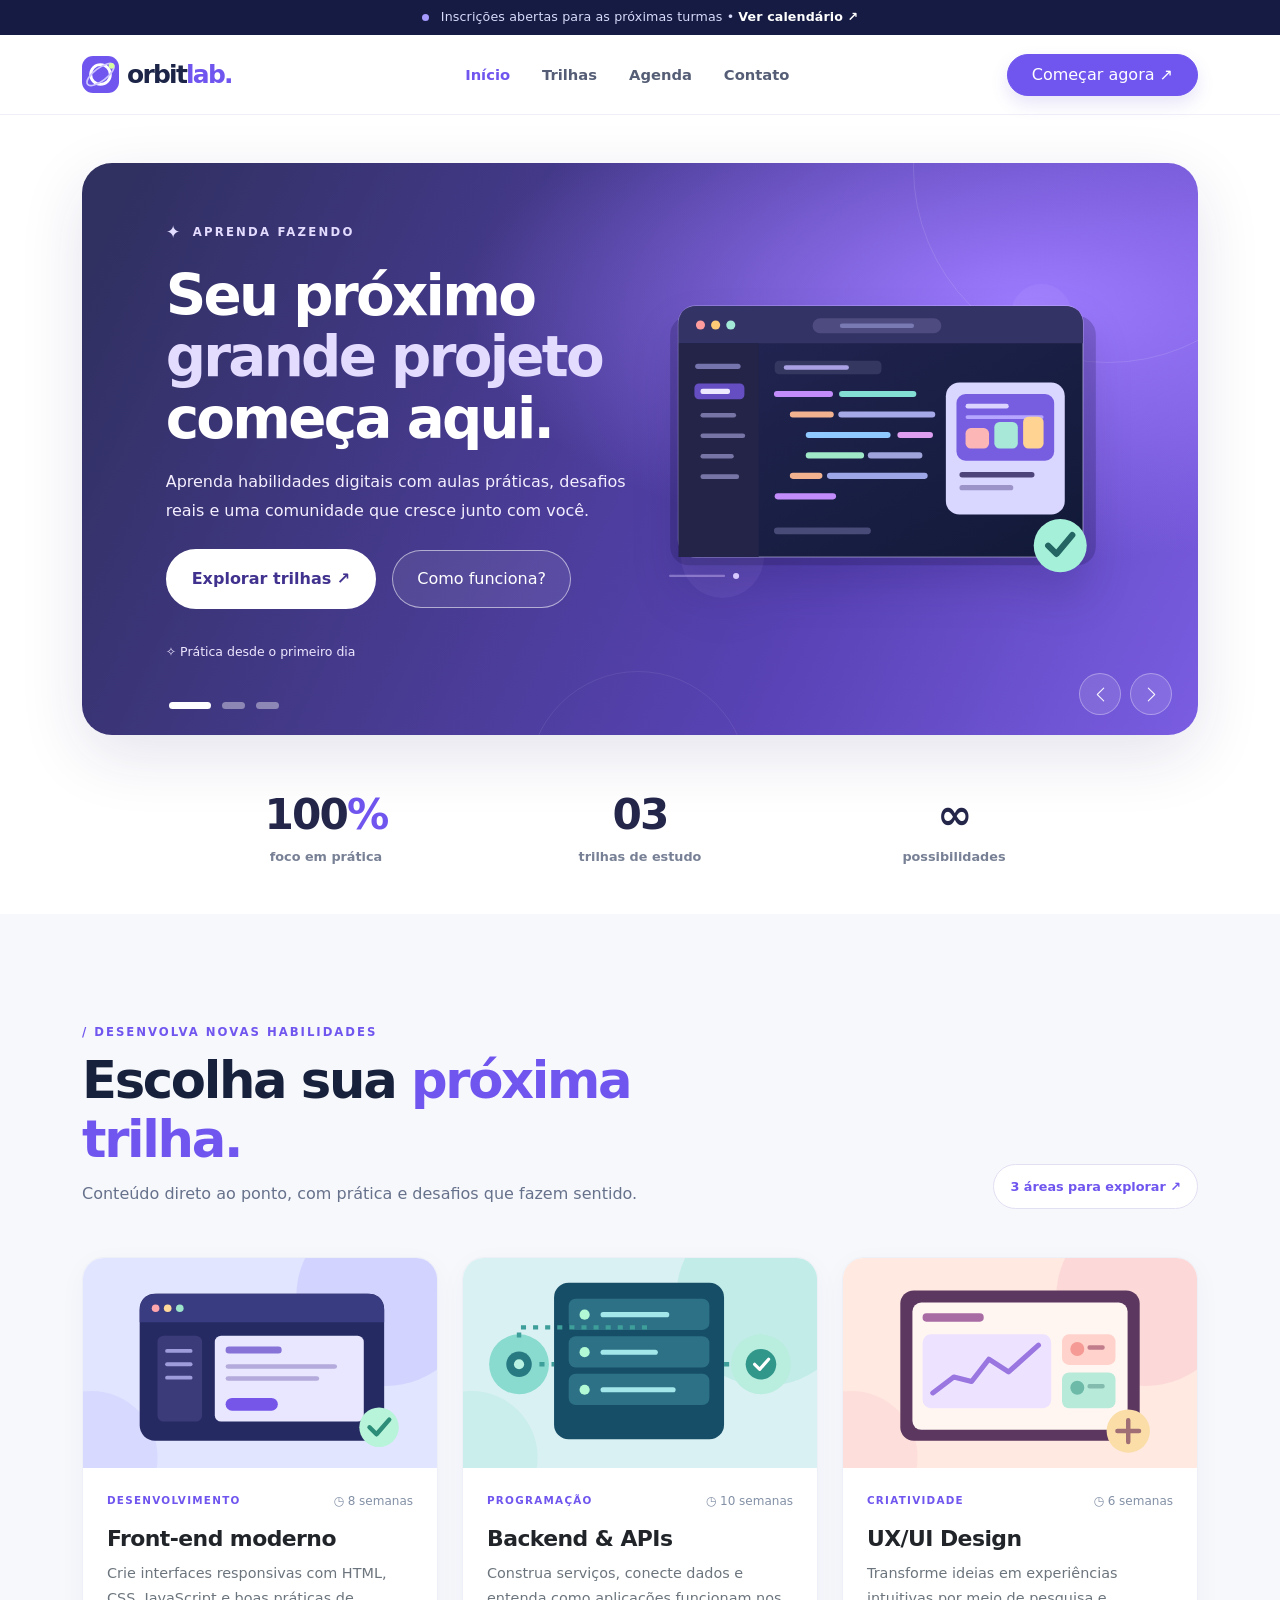
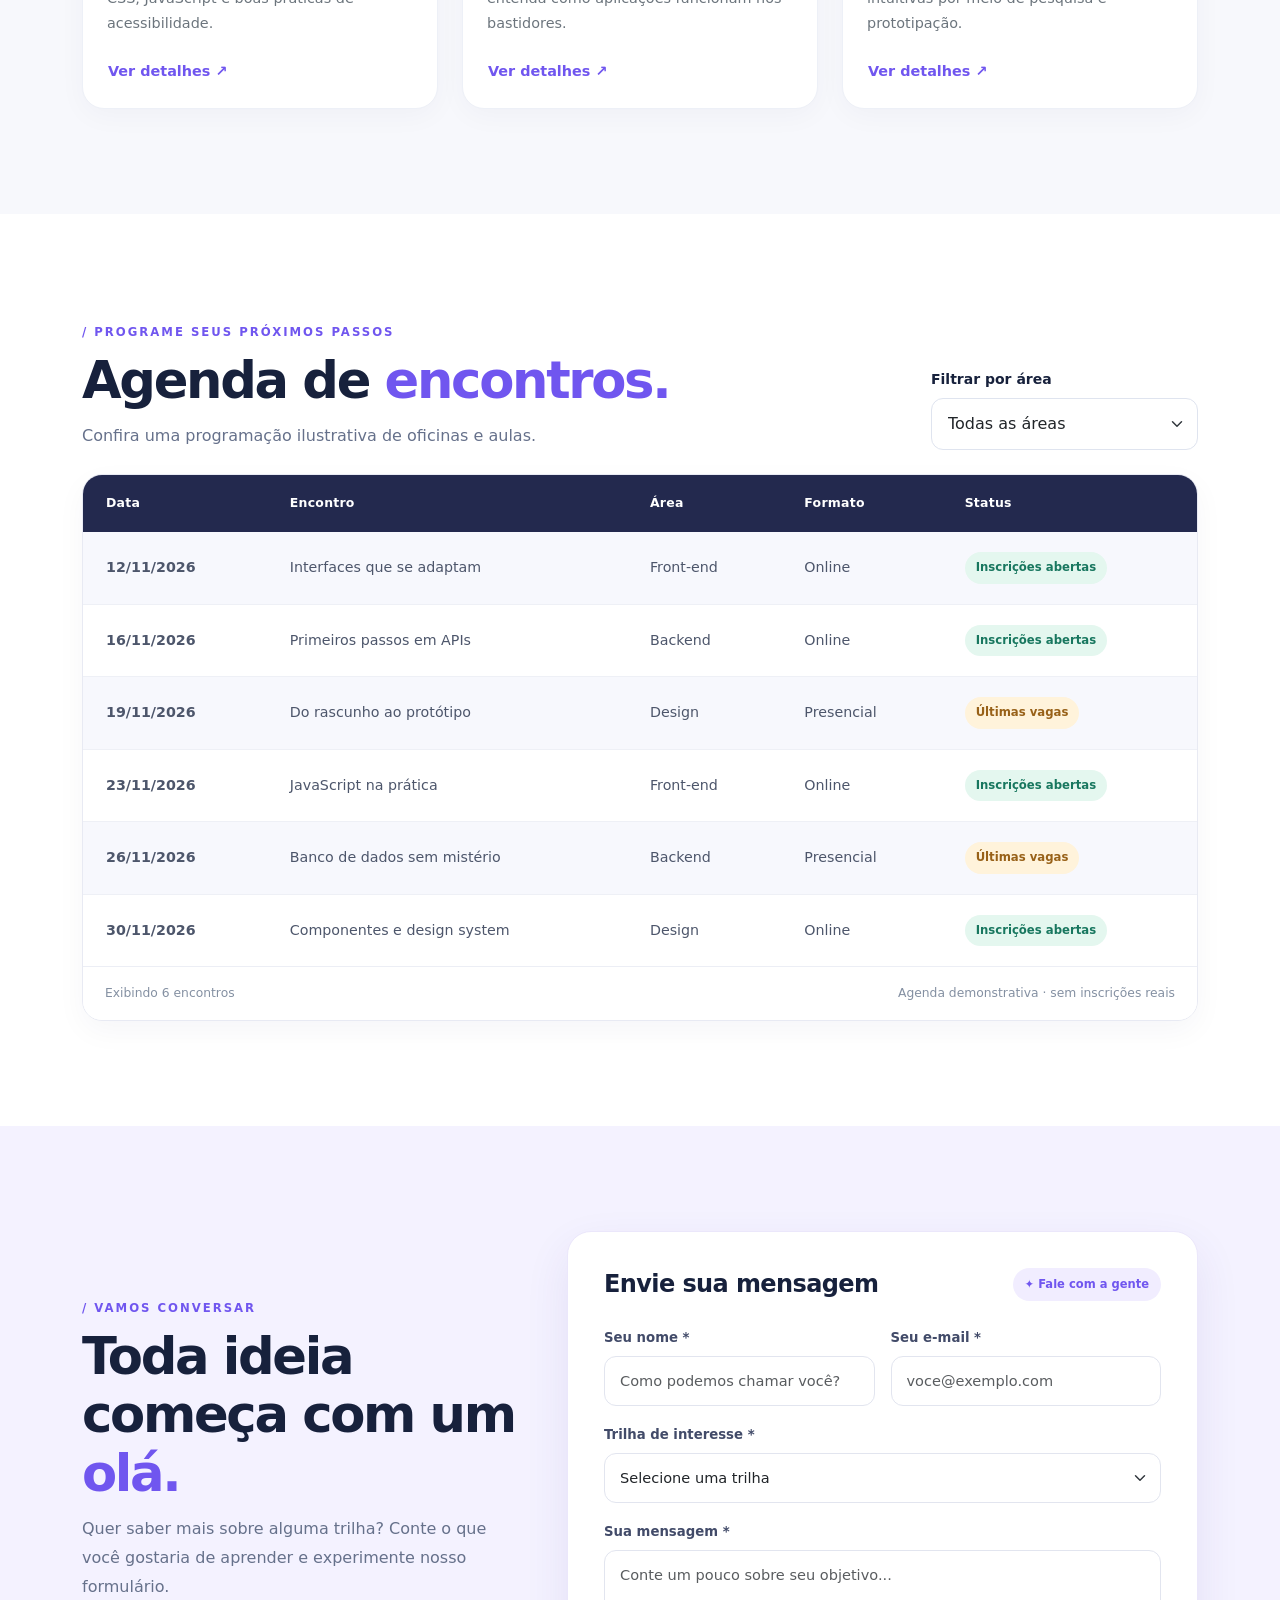
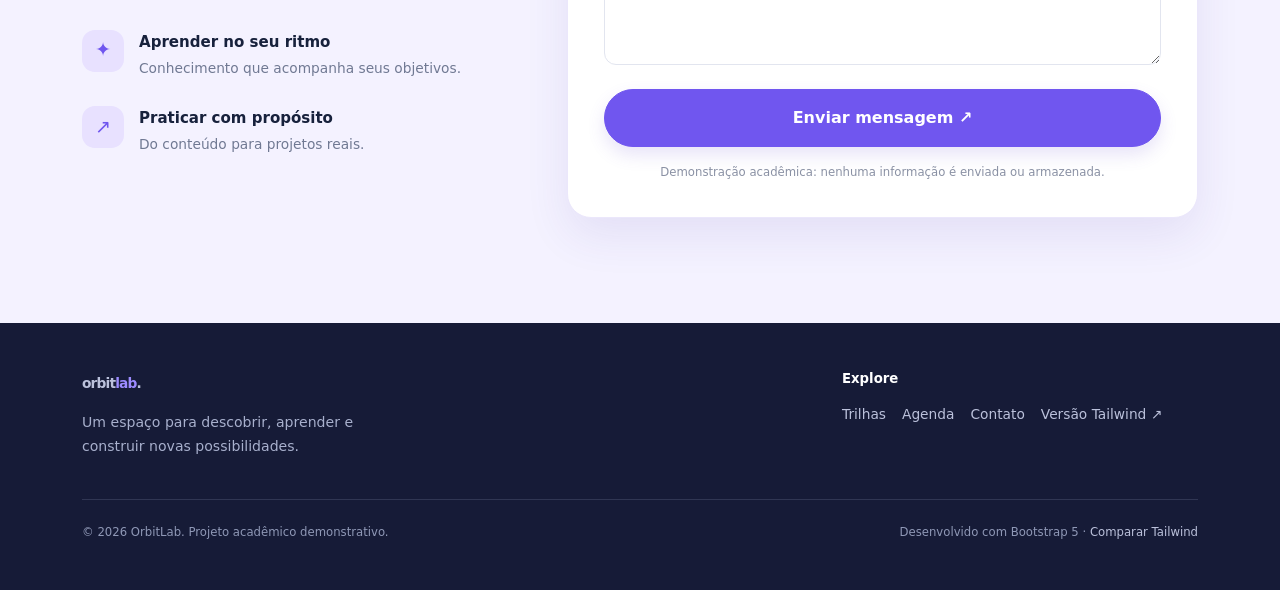
<file: index.html>
<!doctype html>
<html lang="pt-BR">
<head>
  <meta charset="utf-8">
  <meta name="viewport" content="width=device-width, initial-scale=1">
  <meta name="description" content="OrbitLab: cursos práticos de tecnologia, design e desenvolvimento. Conheça nossas trilhas e oficinas.">
  <meta name="theme-color" content="#0c1535">
  <title>OrbitLab — Aprenda, crie, evolua | Bootstrap 5</title>
  <link rel="icon" href="assets/favicon.svg" type="image/svg+xml">
  <link href="https://cdn.jsdelivr.net/npm/bootstrap@5.3.8/dist/css/bootstrap.min.css" rel="stylesheet" integrity="sha384-sRIl4kxILFvY47J16cr9ZwB07vP4J8+LH7qKQnuqkuIAvNWLzeN8tE5YBujZqJLB" crossorigin="anonymous">
  <link rel="stylesheet" href="css/style.css">
</head>
<body>
  <a class="skip-link" href="#conteudo">Pular para o conteúdo</a>
  <div class="announcement text-center py-2 px-3">
    <span class="announcement-dot" aria-hidden="true"></span>
    Inscrições abertas para as próximas turmas <span aria-hidden="true">•</span> <a href="#agenda">Ver calendário <span aria-hidden="true">↗</span></a>
  </div>
  <header class="site-header sticky-top">
    <nav class="navbar navbar-expand-lg" aria-label="Navegação principal">
      <div class="container py-2">
        <a class="navbar-brand d-inline-flex align-items-center gap-2" href="#inicio" aria-label="OrbitLab, voltar ao início">
          <img src="assets/favicon.svg" width="37" height="37" alt="" aria-hidden="true">
          <span>orbit<span class="brand-mark">lab</span><span class="brand-period">.</span></span>
        </a>
        <button class="navbar-toggler border-0" type="button" data-bs-toggle="collapse" data-bs-target="#navPrincipal" aria-controls="navPrincipal" aria-expanded="false" aria-label="Abrir ou fechar menu">
          <span class="navbar-toggler-icon"></span>
        </button>
        <div class="collapse navbar-collapse" id="navPrincipal">
          <ul class="navbar-nav mx-auto align-items-lg-center gap-lg-3 mt-3 mt-lg-0">
            <li class="nav-item"><a class="nav-link active" aria-current="page" href="#inicio">Início</a></li>
            <li class="nav-item"><a class="nav-link" href="#cursos">Trilhas</a></li>
            <li class="nav-item"><a class="nav-link" href="#agenda">Agenda</a></li>
            <li class="nav-item"><a class="nav-link" href="#contato">Contato</a></li>
          </ul>
          <a href="#contato" class="btn btn-brand rounded-pill px-4 py-2 mt-3 mt-lg-0">Começar agora <span aria-hidden="true">↗</span></a>
        </div>
      </div>
    </nav>
  </header>

  <main id="conteudo">
    <!-- COMPONENTE 1: CARROSSEL NATIVO DO BOOTSTRAP -->
    <section id="inicio" class="container hero-section pt-4 pt-lg-5" aria-label="Destaques da OrbitLab">
      <div id="heroCarousel" class="carousel slide hero-carousel" data-bs-ride="carousel" data-bs-interval="7000" data-bs-pause="hover" aria-roledescription="carrossel" aria-label="Destaques de cursos">
        <div class="carousel-indicators">
          <button type="button" data-bs-target="#heroCarousel" data-bs-slide-to="0" class="active" aria-current="true" aria-label="Ir para destaque 1"></button>
          <button type="button" data-bs-target="#heroCarousel" data-bs-slide-to="1" aria-label="Ir para destaque 2"></button>
          <button type="button" data-bs-target="#heroCarousel" data-bs-slide-to="2" aria-label="Ir para destaque 3"></button>
        </div>
        <div class="carousel-inner">
          <div class="carousel-item active">
            <div class="hero-slide hero-slide--purple">
              <div class="row align-items-center gy-4 h-100">
                <div class="col-lg-6 hero-copy">
                  <span class="eyebrow-light"><span class="sparkle" aria-hidden="true">✦</span> APRENDA FAZENDO</span>
                  <h1>Seu próximo <span>grande projeto</span> começa aqui.</h1>
                  <p>Aprenda habilidades digitais com aulas práticas, desafios reais e uma comunidade que cresce junto com você.</p>
                  <div class="d-flex flex-wrap gap-3 align-items-center mt-4">
                    <a href="#cursos" class="btn btn-white rounded-pill px-4 py-3 fw-semibold">Explorar trilhas <span aria-hidden="true">↗</span></a>
                    <button type="button" class="btn btn-hero-outline rounded-pill px-4 py-3" data-bs-toggle="modal" data-bs-target="#detalhesModal" data-modal-title="Como funciona a OrbitLab" data-modal-description="Escolha uma trilha, acompanhe aulas práticas e desenvolva projetos para montar seu portfólio. Este site é uma demonstração acadêmica com informações fictícias.">Como funciona?</button>
                  </div>
                  <div class="hero-footnote">✧ Prática desde o primeiro dia</div>
                </div>
                <div class="col-lg-6 text-center hero-art-wrap"><img class="hero-art img-fluid" src="assets/hero-code.svg" alt="Ilustração de um editor de código e elementos de desenvolvimento" width="610" height="430"></div>
              </div>
            </div>
          </div>
          <div class="carousel-item">
            <div class="hero-slide hero-slide--teal">
              <div class="row align-items-center gy-4 h-100">
                <div class="col-lg-6 hero-copy">
                  <span class="eyebrow-light"><span class="sparkle" aria-hidden="true">✦</span> BACKEND & CLOUD</span>
                  <h2>Construa sistemas <span>que vão além.</span></h2>
                  <p>Da primeira API à publicação na nuvem: descubra como transformar uma ideia em tecnologia de verdade.</p>
                  <div class="d-flex flex-wrap gap-3 mt-4">
                    <a href="#cursos" class="btn btn-white rounded-pill px-4 py-3 fw-semibold">Ver formações <span aria-hidden="true">↗</span></a>
                    <a href="#agenda" class="btn btn-hero-outline rounded-pill px-4 py-3">Próximas turmas</a>
                  </div>
                  <div class="hero-footnote">✧ Projetos para seu portfólio</div>
                </div>
                <div class="col-lg-6 text-center hero-art-wrap"><img class="hero-art img-fluid" src="assets/hero-cloud.svg" alt="Ilustração de servidores em nuvem conectados por uma rede" width="610" height="430"></div>
              </div>
            </div>
          </div>
          <div class="carousel-item">
            <div class="hero-slide hero-slide--coral">
              <div class="row align-items-center gy-4 h-100">
                <div class="col-lg-6 hero-copy">
                  <span class="eyebrow-light"><span class="sparkle" aria-hidden="true">✦</span> DESIGN DE PRODUTO</span>
                  <h2>Design pensado <span>para pessoas.</span></h2>
                  <p>Aprenda a pesquisar, prototipar e criar interfaces que combinam boas experiências com resultados.</p>
                  <div class="d-flex flex-wrap gap-3 mt-4">
                    <a href="#cursos" class="btn btn-white rounded-pill px-4 py-3 fw-semibold">Conhecer a trilha <span aria-hidden="true">↗</span></a>
                    <a href="#contato" class="btn btn-hero-outline rounded-pill px-4 py-3">Fale com a equipe</a>
                  </div>
                  <div class="hero-footnote">✧ Criatividade com propósito</div>
                </div>
                <div class="col-lg-6 text-center hero-art-wrap"><img class="hero-art img-fluid" src="assets/hero-design.svg" alt="Ilustração de uma interface digital com gráficos e componentes de design" width="610" height="430"></div>
              </div>
            </div>
          </div>
        </div>
        <button class="carousel-control-prev" type="button" data-bs-target="#heroCarousel" data-bs-slide="prev" aria-label="Destaque anterior"><span class="carousel-control-prev-icon" aria-hidden="true"></span><span class="visually-hidden">Anterior</span></button>
        <button class="carousel-control-next" type="button" data-bs-target="#heroCarousel" data-bs-slide="next" aria-label="Próximo destaque"><span class="carousel-control-next-icon" aria-hidden="true"></span><span class="visually-hidden">Próximo</span></button>
      </div>
    </section>

    <section class="container stats-band py-4 py-lg-5" aria-label="Diferenciais">
      <div class="row g-3 text-center">
        <div class="col-4"><div class="stat-number">100<span>%</span></div><div class="stat-label">foco em prática</div></div>
        <div class="col-4"><div class="stat-number">03</div><div class="stat-label">trilhas de estudo</div></div>
        <div class="col-4"><div class="stat-number">∞</div><div class="stat-label">possibilidades</div></div>
      </div>
    </section>

    <!-- COMPONENTE 2: CARDS EM GRID RESPONSIVO -->
    <section id="cursos" class="section-pad section-soft">
      <div class="container">
        <div class="row align-items-end justify-content-between mb-4 mb-lg-5 gy-3">
          <div class="col-lg-7"><span class="section-kicker">/ DESENVOLVA NOVAS HABILIDADES</span><h2 class="section-heading mt-2">Escolha sua <span>próxima trilha.</span></h2><p class="section-subtitle">Conteúdo direto ao ponto, com prática e desafios que fazem sentido.</p></div>
          <div class="col-lg-auto"><span class="subtle-pill">3 áreas para explorar <span aria-hidden="true">↗</span></span></div>
        </div>
        <div class="row row-cols-1 row-cols-md-2 row-cols-lg-3 g-4">
          <div class="col">
            <article class="card course-card h-100">
              <img src="assets/card-frontend.svg" class="card-img-top course-thumb" alt="Representação gráfica de construção de interfaces web" width="600" height="330" loading="lazy">
              <div class="card-body p-4 d-flex flex-column"><div class="d-flex justify-content-between align-items-center mb-3"><span class="course-tag">DESENVOLVIMENTO</span><span class="course-duration">◷ 8 semanas</span></div><h3 class="card-title h4">Front-end moderno</h3><p class="card-text text-secondary">Crie interfaces responsivas com HTML, CSS, JavaScript e boas práticas de acessibilidade.</p><button type="button" class="btn card-action mt-auto align-self-start p-0" data-bs-toggle="modal" data-bs-target="#detalhesModal" data-modal-title="Front-end moderno" data-modal-description="Uma trilha introdutória de 8 semanas sobre estruturação HTML, layout responsivo, componentes acessíveis e interações em JavaScript.">Ver detalhes <span aria-hidden="true">↗</span></button></div>
            </article>
          </div>
          <div class="col">
            <article class="card course-card h-100">
              <img src="assets/card-backend.svg" class="card-img-top course-thumb" alt="Representação gráfica de integrações entre APIs e bancos de dados" width="600" height="330" loading="lazy">
              <div class="card-body p-4 d-flex flex-column"><div class="d-flex justify-content-between align-items-center mb-3"><span class="course-tag">PROGRAMAÇÃO</span><span class="course-duration">◷ 10 semanas</span></div><h3 class="card-title h4">Backend & APIs</h3><p class="card-text text-secondary">Construa serviços, conecte dados e entenda como aplicações funcionam nos bastidores.</p><button type="button" class="btn card-action mt-auto align-self-start p-0" data-bs-toggle="modal" data-bs-target="#detalhesModal" data-modal-title="Backend & APIs" data-modal-description="Uma trilha de 10 semanas focada em lógica de servidores, APIs REST, persistência de dados e publicação de aplicações.">Ver detalhes <span aria-hidden="true">↗</span></button></div>
            </article>
          </div>
          <div class="col">
            <article class="card course-card h-100">
              <img src="assets/card-design.svg" class="card-img-top course-thumb" alt="Representação gráfica de prototipação de telas e design de produto" width="600" height="330" loading="lazy">
              <div class="card-body p-4 d-flex flex-column"><div class="d-flex justify-content-between align-items-center mb-3"><span class="course-tag">CRIATIVIDADE</span><span class="course-duration">◷ 6 semanas</span></div><h3 class="card-title h4">UX/UI Design</h3><p class="card-text text-secondary">Transforme ideias em experiências intuitivas por meio de pesquisa e prototipação.</p><button type="button" class="btn card-action mt-auto align-self-start p-0" data-bs-toggle="modal" data-bs-target="#detalhesModal" data-modal-title="UX/UI Design" data-modal-description="Uma trilha de 6 semanas com conceitos de experiência do usuário, pesquisa, wireframes, componentes e protótipos.">Ver detalhes <span aria-hidden="true">↗</span></button></div>
            </article>
          </div>
        </div>
      </div>
    </section>

    <!-- COMPONENTE 3: TABELA STRIPED RESPONSIVA -->
    <section id="agenda" class="section-pad">
      <div class="container">
        <div class="row justify-content-between align-items-end g-3 mb-4"><div class="col-lg-7"><span class="section-kicker">/ PROGRAME SEUS PRÓXIMOS PASSOS</span><h2 class="section-heading mt-2">Agenda de <span>encontros.</span></h2><p class="section-subtitle">Confira uma programação ilustrativa de oficinas e aulas.</p></div><div class="col-sm-6 col-lg-3"><label for="filtroArea" class="form-label small fw-semibold">Filtrar por área</label><select class="form-select filter-select" id="filtroArea"><option value="todos">Todas as áreas</option><option value="frontend">Front-end</option><option value="backend">Backend</option><option value="design">Design</option></select></div></div>
        <div class="table-shell"><div class="table-responsive"><table class="table table-striped table-hover align-middle mb-0" id="tabelaAgenda"><caption class="visually-hidden">Programação fictícia de seis encontros organizados por data, tema, formato e situação.</caption><thead><tr><th scope="col">Data</th><th scope="col">Encontro</th><th scope="col">Área</th><th scope="col">Formato</th><th scope="col">Status</th></tr></thead><tbody>
          <tr data-area="frontend"><td class="fw-semibold text-nowrap">12/11/2026</td><td>Interfaces que se adaptam</td><td>Front-end</td><td>Online</td><td><span class="status-badge status-open">Inscrições abertas</span></td></tr>
          <tr data-area="backend"><td class="fw-semibold text-nowrap">16/11/2026</td><td>Primeiros passos em APIs</td><td>Backend</td><td>Online</td><td><span class="status-badge status-open">Inscrições abertas</span></td></tr>
          <tr data-area="design"><td class="fw-semibold text-nowrap">19/11/2026</td><td>Do rascunho ao protótipo</td><td>Design</td><td>Presencial</td><td><span class="status-badge status-soon">Últimas vagas</span></td></tr>
          <tr data-area="frontend"><td class="fw-semibold text-nowrap">23/11/2026</td><td>JavaScript na prática</td><td>Front-end</td><td>Online</td><td><span class="status-badge status-open">Inscrições abertas</span></td></tr>
          <tr data-area="backend"><td class="fw-semibold text-nowrap">26/11/2026</td><td>Banco de dados sem mistério</td><td>Backend</td><td>Presencial</td><td><span class="status-badge status-soon">Últimas vagas</span></td></tr>
          <tr data-area="design"><td class="fw-semibold text-nowrap">30/11/2026</td><td>Componentes e design system</td><td>Design</td><td>Online</td><td><span class="status-badge status-open">Inscrições abertas</span></td></tr>
        </tbody></table></div><div class="table-footer d-flex justify-content-between gap-2 flex-wrap align-items-center"><span id="agendaCount" role="status" aria-live="polite">Exibindo 6 encontros</span><span>Agenda demonstrativa · sem inscrições reais</span></div></div>
      </div>
    </section>

    <!-- COMPONENTE 4: FORMULÁRIO HTML5 COM VALIDAÇÃO -->
    <section id="contato" class="section-pad contact-section">
      <div class="container"><div class="row g-5 align-items-center">
        <div class="col-lg-5"><span class="section-kicker">/ VAMOS CONVERSAR</span><h2 class="section-heading mt-2">Toda ideia começa com um <span>olá.</span></h2><p class="section-subtitle">Quer saber mais sobre alguma trilha? Conte o que você gostaria de aprender e experimente nosso formulário.</p><div class="contact-feature"><span class="contact-feature-icon" aria-hidden="true">✦</span><div><strong>Aprender no seu ritmo</strong><p>Conhecimento que acompanha seus objetivos.</p></div></div><div class="contact-feature"><span class="contact-feature-icon" aria-hidden="true">↗</span><div><strong>Praticar com propósito</strong><p>Do conteúdo para projetos reais.</p></div></div></div>
        <div class="col-lg-7"><div class="contact-card"><div class="d-flex justify-content-between align-items-center mb-4 gap-2"><h3 class="h4 mb-0">Envie sua mensagem</h3><span class="form-label-pill">✦ Fale com a gente</span></div><form id="formContato" class="needs-validation" novalidate>
          <div class="row g-3"><div class="col-md-6"><label for="nome" class="form-label">Seu nome <span aria-hidden="true">*</span></label><input id="nome" name="nome" type="text" class="form-control" placeholder="Como podemos chamar você?" autocomplete="name" required minlength="2"><div class="invalid-feedback">Informe seu nome (mínimo de 2 caracteres).</div></div><div class="col-md-6"><label for="email" class="form-label">Seu e-mail <span aria-hidden="true">*</span></label><input id="email" name="email" type="email" class="form-control" placeholder="voce@exemplo.com" autocomplete="email" required><div class="invalid-feedback">Informe um e-mail válido.</div></div><div class="col-12"><label for="interesse" class="form-label">Trilha de interesse <span aria-hidden="true">*</span></label><select id="interesse" name="interesse" class="form-select" required><option value="" selected disabled>Selecione uma trilha</option><option value="Front-end moderno">Front-end moderno</option><option value="Backend & APIs">Backend & APIs</option><option value="UX/UI Design">UX/UI Design</option></select><div class="invalid-feedback">Selecione uma trilha.</div></div><div class="col-12"><label for="mensagem" class="form-label">Sua mensagem <span aria-hidden="true">*</span></label><textarea id="mensagem" name="mensagem" class="form-control" rows="4" placeholder="Conte um pouco sobre seu objetivo..." minlength="10" required></textarea><div class="invalid-feedback">Escreva uma mensagem com pelo menos 10 caracteres.</div></div></div>
          <button class="btn btn-brand rounded-pill w-100 py-3 fw-semibold mt-4" type="submit">Enviar mensagem <span aria-hidden="true">↗</span></button><p class="form-disclaimer mb-0 mt-3">Demonstração acadêmica: nenhuma informação é enviada ou armazenada.</p><div id="formFeedback" class="alert alert-success d-none mt-3 mb-0" role="status" aria-live="polite"></div>
        </form></div></div>
      </div></div>
    </section>
  </main>

  <footer class="site-footer"><div class="container py-5"><div class="row gy-4 justify-content-between"><div class="col-md-5"><a href="#inicio" class="footer-brand text-decoration-none">orbit<span>lab</span>.</a><p class="footer-description mt-3">Um espaço para descobrir, aprender e construir novas possibilidades.</p></div><div class="col-md-5 col-lg-4"><h2 class="footer-title">Explore</h2><div class="d-flex flex-wrap gap-3"><a href="#cursos">Trilhas</a><a href="#agenda">Agenda</a><a href="#contato">Contato</a><a href="tailwind/index.html">Versão Tailwind ↗</a></div></div></div><div class="footer-line mt-4 pt-4 d-flex flex-wrap justify-content-between gap-2"><span>© 2026 OrbitLab. Projeto acadêmico demonstrativo.</span><span>Desenvolvido com Bootstrap 5 · <a href="tailwind/index.html">Comparar Tailwind</a></span></div></div></footer>

  <!-- COMPONENTE 5: MODAL BOOTSTRAP (aberto pelo destaque e pelos cards) -->
  <div class="modal fade" id="detalhesModal" tabindex="-1" aria-labelledby="detalhesModalTitulo" aria-describedby="detalhesModalDescricao" aria-hidden="true">
    <div class="modal-dialog modal-dialog-centered"><div class="modal-content modal-custom"><div class="modal-header border-0 pb-0"><span class="modal-kicker">ORBITLAB / SAIBA MAIS</span><button type="button" class="btn-close" data-bs-dismiss="modal" aria-label="Fechar"></button></div><div class="modal-body pt-3 pb-4"><div class="modal-icon mb-3" aria-hidden="true">✦</div><h2 class="modal-title h3" id="detalhesModalTitulo">Saiba mais</h2><p class="modal-description mt-3" id="detalhesModalDescricao">Descubra nossas trilhas.</p></div><div class="modal-footer border-0 pt-0"><button type="button" class="btn btn-light rounded-pill px-4" data-bs-dismiss="modal">Fechar</button><button type="button" id="modalContactAction" class="btn btn-brand rounded-pill px-4" data-bs-dismiss="modal">Tenho interesse <span aria-hidden="true">↗</span></button></div></div></div>
  </div>

  <script src="https://cdn.jsdelivr.net/npm/bootstrap@5.3.8/dist/js/bootstrap.bundle.min.js" integrity="sha384-FKyoEForCGlyvwx9Hj09JcYn3nv7wiPVlz7YYwJrWVcXK/BmnVDxM+D2scQbITxI" crossorigin="anonymous"></script>
  <script src="js/app.js" defer></script>
</body>
</html>
</file>
<file: css/style.css>
/* Identidade visual da demonstração. Os seis componentes usam as classes e APIs do Bootstrap. */
:root { --ink:#17213c; --muted:#66718b; --purple:#7056ef; --purple-deep:#5238d5; --surface:#f7f8fc; }
html {scroll-behavior:smooth;scroll-padding-top:100px}
body {font-family:Inter,system-ui,-apple-system,"Segoe UI",Roboto,Arial,sans-serif;color:var(--ink);background:#fff}
a,button { -webkit-tap-highlight-color:transparent; }
a:focus-visible,button:focus-visible,input:focus-visible,select:focus-visible,textarea:focus-visible {outline:3px solid #a59aff;outline-offset:3px}
.skip-link {position:absolute;top:-90px;left:16px;z-index:2000;background:white;color:var(--ink);padding:12px 18px;border-radius:9px}
.skip-link:focus {top:12px}
.announcement {background:#151b42;color:#d7dafa;font-size:.79rem;letter-spacing:.01em}
.announcement a {color:#fff;font-weight:700;text-decoration:none}
.announcement-dot {display:inline-block;width:7px;height:7px;background:#a69aff;border-radius:50%;margin-right:8px}
.site-header {background:rgba(255,255,255,.96);border-bottom:1px solid #eff0f7;backdrop-filter:blur(15px)}
.navbar-brand {font-size:1.56rem;font-weight:850;letter-spacing:-.07em;color:#1c2547}
.brand-mark,.brand-period {color:var(--purple)}
.navbar .nav-link {color:#555e76;font-size:.92rem;font-weight:600}
.navbar .nav-link:hover,.navbar .nav-link.active {color:var(--purple)}
.btn-brand {background:var(--purple);color:#fff;border:1px solid var(--purple);box-shadow:0 8px 17px rgba(98,72,211,.15)}
.btn-brand:hover,.btn-brand:focus-visible {background:var(--purple-deep);color:#fff;border-color:var(--purple-deep)}
.hero-carousel {border-radius:30px;overflow:hidden;box-shadow:0 20px 65px rgba(34,28,111,.12)}
.hero-slide {min-height:475px;padding:56px 7.5% 73px;color:white;isolation:isolate;position:relative}
.hero-slide::before {content:"";position:absolute;width:390px;height:390px;border:1px solid rgba(255,255,255,.12);border-radius:50%;right:-105px;top:-190px;z-index:-1}
.hero-slide::after {content:"";position:absolute;width:220px;height:220px;border:1px solid rgba(255,255,255,.08);border-radius:50%;left:40%;bottom:-156px;z-index:-1}
.hero-slide--purple {background:radial-gradient(ellipse at 85% 25%,#9e7bff 0%,transparent 42%),linear-gradient(115deg,#303061 4%,#5943b6 68%,#7a5de2)}
.hero-slide--teal {background:radial-gradient(ellipse at 90% 12%,#30cba9 0%,transparent 42%),linear-gradient(115deg,#132e55,#175b78 68%,#209388)}
.hero-slide--coral {background:radial-gradient(ellipse at 90% 10%,#ffb496 0%,transparent 44%),linear-gradient(115deg,#4f2b5f,#9d477d 63%,#dc765f)}
.hero-copy {position:relative;z-index:1}
.eyebrow-light {display:inline-flex;align-items:center;gap:10px;font-size:.73rem;letter-spacing:.19em;font-weight:750;color:#e3dcff}
.sparkle {font-size:1.1rem;color:#e3ddff}
.hero-slide h1,.hero-slide h2 {font-weight:850;line-height:1.09;letter-spacing:-.048em;font-size:clamp(2.3rem,4.4vw,4.6rem);margin:19px 0}
.hero-slide h1 span,.hero-slide h2 span {color:#e3dcff}
.hero-slide p {font-size:1rem;line-height:1.8;max-width:475px;color:#f4eeff}
.btn-white {background:white;color:#40328e;border:2px solid white}
.btn-white:hover {background:#f0e9ff;border-color:#f0e9ff;color:#40328e}
.btn-hero-outline {color:#fff;border:1px solid rgba(255,255,255,.55);background:rgba(255,255,255,.08)}
.btn-hero-outline:hover {background:rgba(255,255,255,.2);border-color:white;color:white}
.hero-footnote {margin-top:34px;color:#eee7ff;font-size:.78rem;font-weight:500}
.hero-art {width:min(100%,520px);max-height:375px;object-fit:contain;filter:drop-shadow(0 25px 20px rgba(20,14,70,.17))}
.hero-art-wrap {pointer-events:none}
.hero-carousel .carousel-indicators {margin:0;bottom:26px;left:7.5%;right:auto;gap:5px}
.hero-carousel .carousel-indicators [data-bs-target] {height:7px;width:23px;opacity:.4;border:0;border-radius:10px}
.hero-carousel .carousel-indicators .active {width:42px;opacity:1}
.hero-carousel .carousel-control-prev,.hero-carousel .carousel-control-next {width:42px;height:42px;top:auto;bottom:20px;border:1px solid rgba(255,255,255,.35);border-radius:50%;background:rgba(255,255,255,.12);opacity:.95}
.hero-carousel .carousel-control-prev:hover,.hero-carousel .carousel-control-next:hover {background:rgba(255,255,255,.28)}
.hero-carousel .carousel-control-prev {right:77px;left:auto}
.hero-carousel .carousel-control-next {right:26px}
.hero-carousel .carousel-control-prev-icon,.hero-carousel .carousel-control-next-icon {width:17px;height:17px}
.stats-band {max-width:950px}
.stat-number {font-size:clamp(1.7rem,3.3vw,2.65rem);font-weight:850;letter-spacing:-.045em;color:#24264a}
.stat-number span {color:var(--purple)}
.stat-label {font-size:.8rem;color:#778095;font-weight:600}
.section-pad {padding:105px 0}
.section-soft {background:#f7f8fc}
.section-kicker {font-size:.73rem;letter-spacing:.17em;color:var(--purple);font-weight:850}
.section-heading {font-size:clamp(2.1rem,4vw,3.45rem);line-height:1.15;letter-spacing:-.045em;font-weight:850}
.section-heading span {color:var(--purple)}
.section-subtitle {color:var(--muted);line-height:1.8;max-width:600px;margin:12px 0 0}
.subtle-pill {display:inline-block;border:1px solid #e2dff3;border-radius:50px;padding:12px 16px;font-size:.8rem;color:var(--purple);font-weight:700;background:white}
.course-card {border:1px solid #edf0f7;border-radius:22px;overflow:hidden;box-shadow:0 7px 28px rgba(31,34,74,.035);transition:transform .2s ease,box-shadow .2s ease}
.course-card:hover {transform:translateY(-5px);box-shadow:0 17px 36px rgba(31,34,74,.1)}
.course-thumb {height:210px;object-fit:cover}
.course-tag {color:var(--purple);font-size:.65rem;font-weight:850;letter-spacing:.12em}
.course-duration {font-size:.75rem;color:#8390a6}
.course-card .card-title {font-size:1.37rem;font-weight:800;letter-spacing:-.025em}
.course-card .card-text {font-size:.9rem;line-height:1.75;margin-bottom:24px}
.card-action {font-size:.9rem;font-weight:800;color:var(--purple);text-decoration:none}
.card-action:hover {color:var(--purple-deep)}
.filter-select {border-radius:12px;border-color:#dfe4ef;padding:13px 16px}
.table-shell {border:1px solid #e8eaf3;border-radius:20px;overflow:hidden;box-shadow:0 10px 30px rgba(26,30,70,.04)}
.table-shell .table {--bs-table-striped-bg:#f7f8fd;--bs-table-hover-bg:#eff0ff;min-width:720px;font-size:.89rem}
.table-shell th {background:#23294e;color:#fff;padding:19px 23px;border-bottom:0;white-space:nowrap;font-size:.78rem;font-weight:750;letter-spacing:.02em}
.table-shell td {padding:20px 23px;border-bottom-color:#eef0f6;color:#4d566b}
.status-badge {display:inline-block;border-radius:30px;padding:7px 11px;font-size:.73rem;font-weight:750;white-space:nowrap}
.status-open {color:#18775f;background:#e4f7ef}
.status-soon {color:#986118;background:#fff3db}
.table-footer {background:#fff;padding:17px 22px;border-top:1px solid #eceef5;color:#8490a2;font-size:.77rem}
.contact-section {background:#f4f2ff}
.contact-feature {display:flex;align-items:start;gap:15px;margin-top:28px}
.contact-feature-icon {width:42px;height:42px;flex:none;display:grid;place-items:center;background:#e8e1ff;color:var(--purple);border-radius:13px;font-size:1.2rem}
.contact-feature strong {font-size:.94rem}
.contact-feature p {font-size:.86rem;color:#707993;margin:4px 0 0}
.contact-card {background:white;border:1px solid #ebe7fb;padding:36px;border-radius:24px;box-shadow:0 18px 45px rgba(69,49,154,.09)}
.contact-card h3 {letter-spacing:-.025em;font-weight:800}
.form-label-pill {font-size:.72rem;color:var(--purple);background:#f1edff;border-radius:20px;padding:8px 12px;font-weight:700}
.contact-card .form-label {font-weight:700;font-size:.83rem;color:#424b69}
.contact-card .form-control,.contact-card .form-select {border-color:#e2e5ef;border-radius:12px;padding:13px 15px;font-size:.91rem}
.contact-card .form-control:focus,.contact-card .form-select:focus {border-color:#9584f5;box-shadow:0 0 0 .2rem rgba(112,86,239,.12)}
.form-disclaimer {font-size:.73rem;color:#8a91a4;text-align:center;line-height:1.6}
.site-footer {background:#161b37;color:#c1c8dd}
.footer-brand {font-weight:850;font-size:1.65rem;color:#fff;letter-spacing:-.06em}
.footer-brand span {color:#9c8bff}
.footer-description {max-width:320px;font-size:.88rem;color:#a8b0cd;line-height:1.7}
.footer-title {font-size:.83rem;font-weight:750;color:#fff;margin-bottom:17px}
.site-footer a {color:#bbc1db;text-decoration:none;font-size:.86rem}
.site-footer a:hover {color:#fff}
.footer-line {border-top:1px solid #303653;font-size:.73rem;color:#8f98b6}
.footer-line a {font-size:inherit}
.modal-custom {border:0;border-radius:24px;padding:8px;box-shadow:0 35px 80px rgba(17,24,65,.22)}
.modal-kicker {color:var(--purple);font-weight:800;letter-spacing:.12em;font-size:.65rem}
.modal-icon {display:grid;place-items:center;width:53px;height:53px;background:#eeeaff;border-radius:15px;color:var(--purple);font-size:1.6rem}
.modal-custom .modal-title {font-weight:850;letter-spacing:-.03em}
.modal-description {font-size:.96rem;line-height:1.75;color:#667087}
@media(max-width:991.98px) {
 .navbar-collapse {padding-bottom:15px}
 .hero-slide {padding:53px 7% 85px}
 .hero-art {max-height:260px}
 .hero-slide h1,.hero-slide h2 {font-size:clamp(2rem,6vw,3.7rem)}
 .section-pad {padding:75px 0}
}
@media(max-width:575.98px) {
 .hero-section {padding-left:12px;padding-right:12px}
 .hero-carousel {border-radius:23px}
 .hero-slide {padding:34px 24px 86px;min-height:640px}
 .hero-slide h1,.hero-slide h2 {font-size:clamp(2.15rem,9.5vw,2.95rem)}
 .hero-slide p {font-size:.9rem;line-height:1.65}
 .hero-copy .btn {font-size:.8rem;padding:12px 15px!important}
 .hero-art {max-height:205px}
 .hero-footnote {margin-top:19px}
 .hero-carousel .carousel-indicators {left:24px;bottom:30px}
 .hero-carousel .carousel-control-prev,.hero-carousel .carousel-control-next {bottom:21px}
 .hero-carousel .carousel-control-prev {right:69px}
 .hero-carousel .carousel-control-next {right:20px}
 .stat-label {font-size:.69rem}
 .section-pad {padding:64px 0}
 .contact-card {padding:25px 18px}
 .form-label-pill {display:none}
 .table-footer {font-size:.7rem}
}
@media(prefers-reduced-motion:reduce) {*,*::before,*::after {scroll-behavior:auto!important;transition-duration:.01ms!important;animation-duration:.01ms!important}}
</file>
